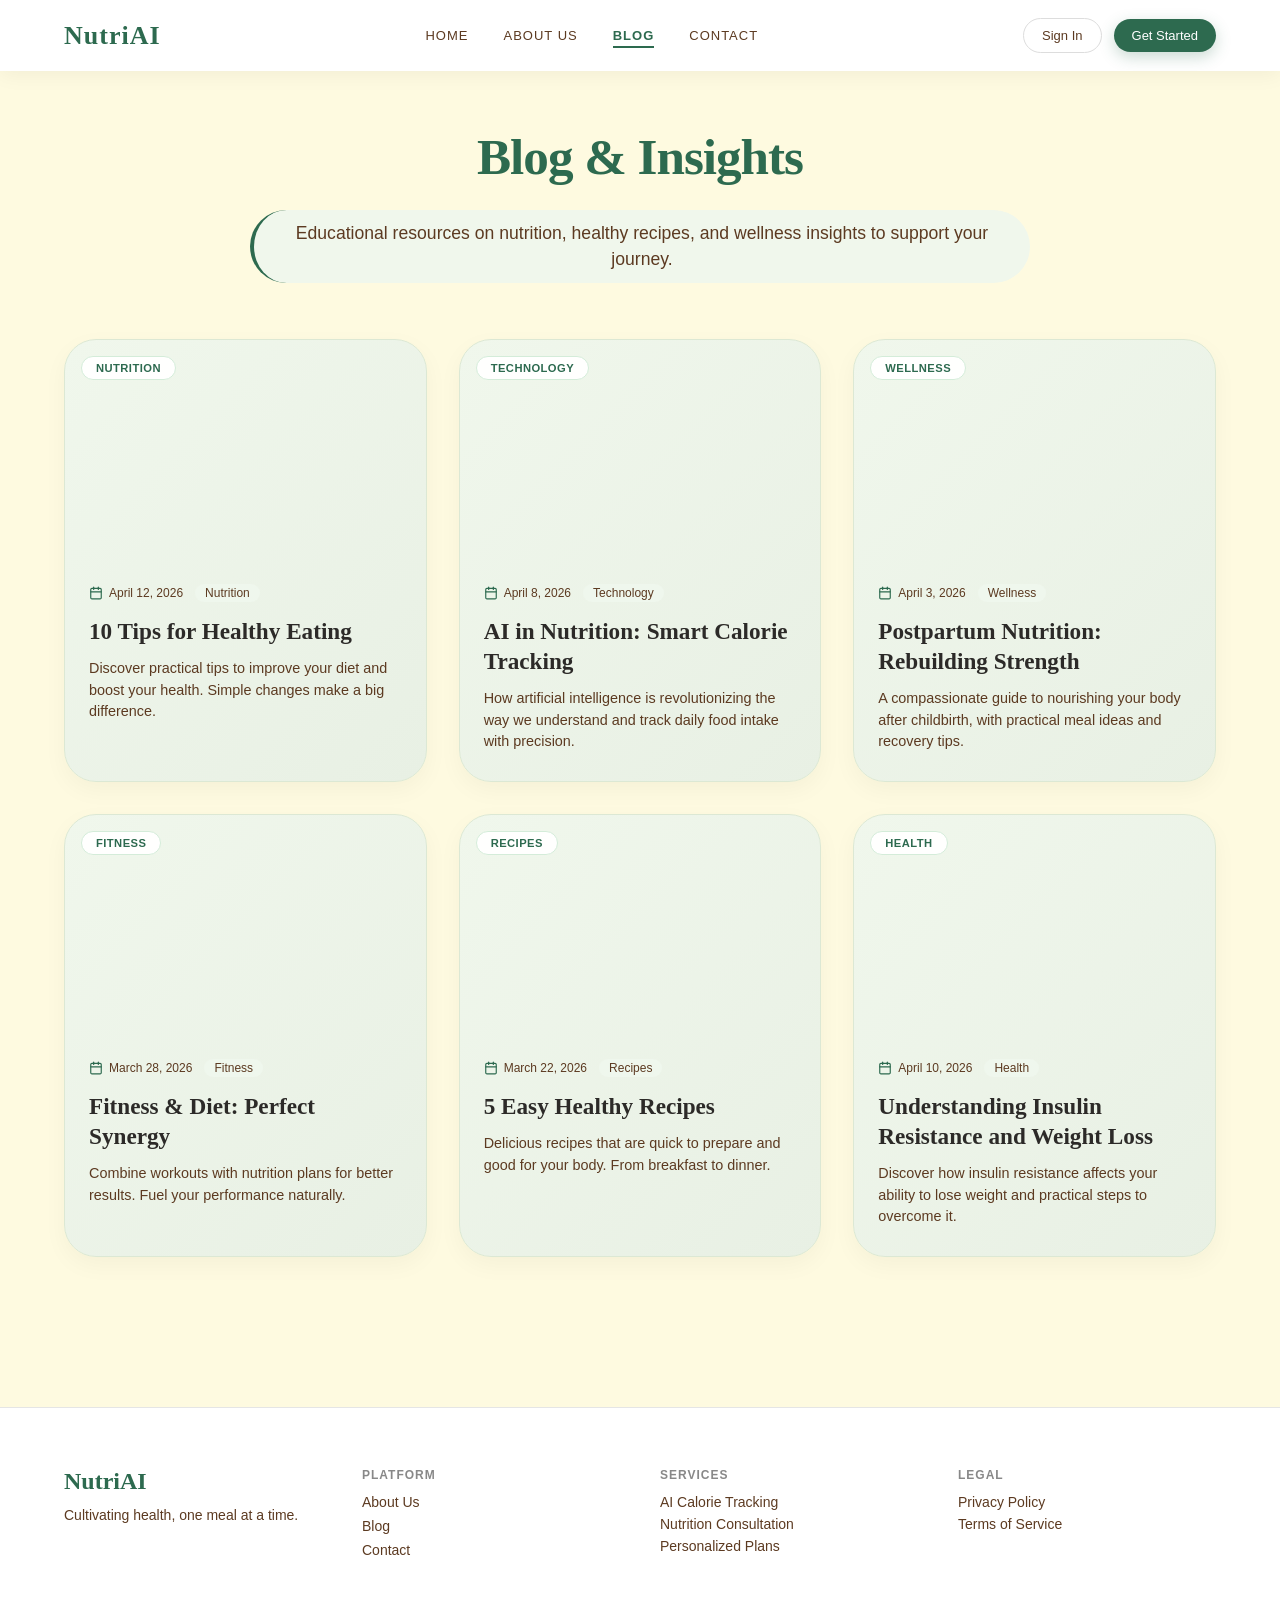
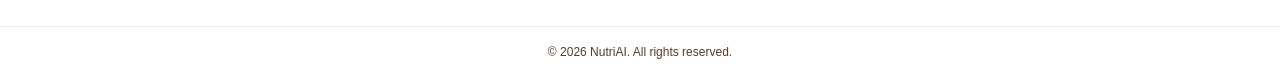
<file: blog.html>
<!DOCTYPE html>
<html lang="en">
<head>
  <meta charset="UTF-8" />
  <meta name="viewport" content="width=device-width, initial-scale=1.0, viewport-fit=cover" />
  <title>NutriAI | Blog & Insights</title>
  <link rel="stylesheet" href="blog.css" />
</head>
<body>

<!-- ====================== NAVBAR ====================== -->
<nav class="navbar">
  <div class="container">
    <a href="#" class="logo">NutriAI</a>
    <div class="links">
      <a href="index.html">Home</a>
      <a href="aboutus.html">About Us</a>
      <a href="blog.html" class="active">Blog</a>
      <a href="contactus.html">Contact</a>
    </div>
    <div class="buttons">
      <a href="login.html" class="btn">Sign In</a>
      <a href="register.html" class="btn btn-primary">Get Started</a>
    </div>
    <div class="menu-btn" onclick="toggleMenu()">☰</div>
  </div>
  <div id="mobileMenu" class="mobile-menu">
    <a href="index.html">Home</a>
    <a href="#">About Us</a>
    <a href="#" class="active">Blog</a>
    <a href="#">Contact</a>
    <div class="mobile-buttons">
      <a href="#" class="btn">Sign In</a>
      <a href="#" class="btn btn-primary">Get Started</a>
    </div>
  </div>
</nav>

<!-- ====================== BLOG SECTION ====================== -->
<main class="blog-main">
  <div class="blog-header">
    <h1>Blog & Insights</h1>
    <div class="subhead">
      Educational resources on nutrition, healthy recipes, and wellness insights to support your journey.
    </div>
  </div>
  <div class="blog-grid" id="blogGridContainer"></div>
</main>

<!-- ====================== FOOTER ====================== -->
<footer class="footer">
  <div class="footer-container">
    <div class="footer-col">
      <h3>NutriAI</h3>
      <p>Cultivating health, one meal at a time.</p>
    </div>
    <div class="footer-col">
      <h4>Platform</h4>
      <a href="aboutus.html">About Us</a>
      <a href="blog.html">Blog</a>
      <a href="contactus.html">Contact</a>
    </div>
    <div class="footer-col">
      <h4>Services</h4>
      <p>AI Calorie Tracking</p>
      <p>Nutrition Consultation</p>
      <p>Personalized Plans</p>
    </div>
    <div class="footer-col">
      <h4>Legal</h4>
      <p>Privacy Policy</p>
      <p>Terms of Service</p>
    </div>
  </div>
  <div class="footer-bottom">
    © <span id="year"></span> NutriAI. All rights reserved.
  </div>
</footer>

<script src="blog.js"></script>
</body>
</html>
</file>
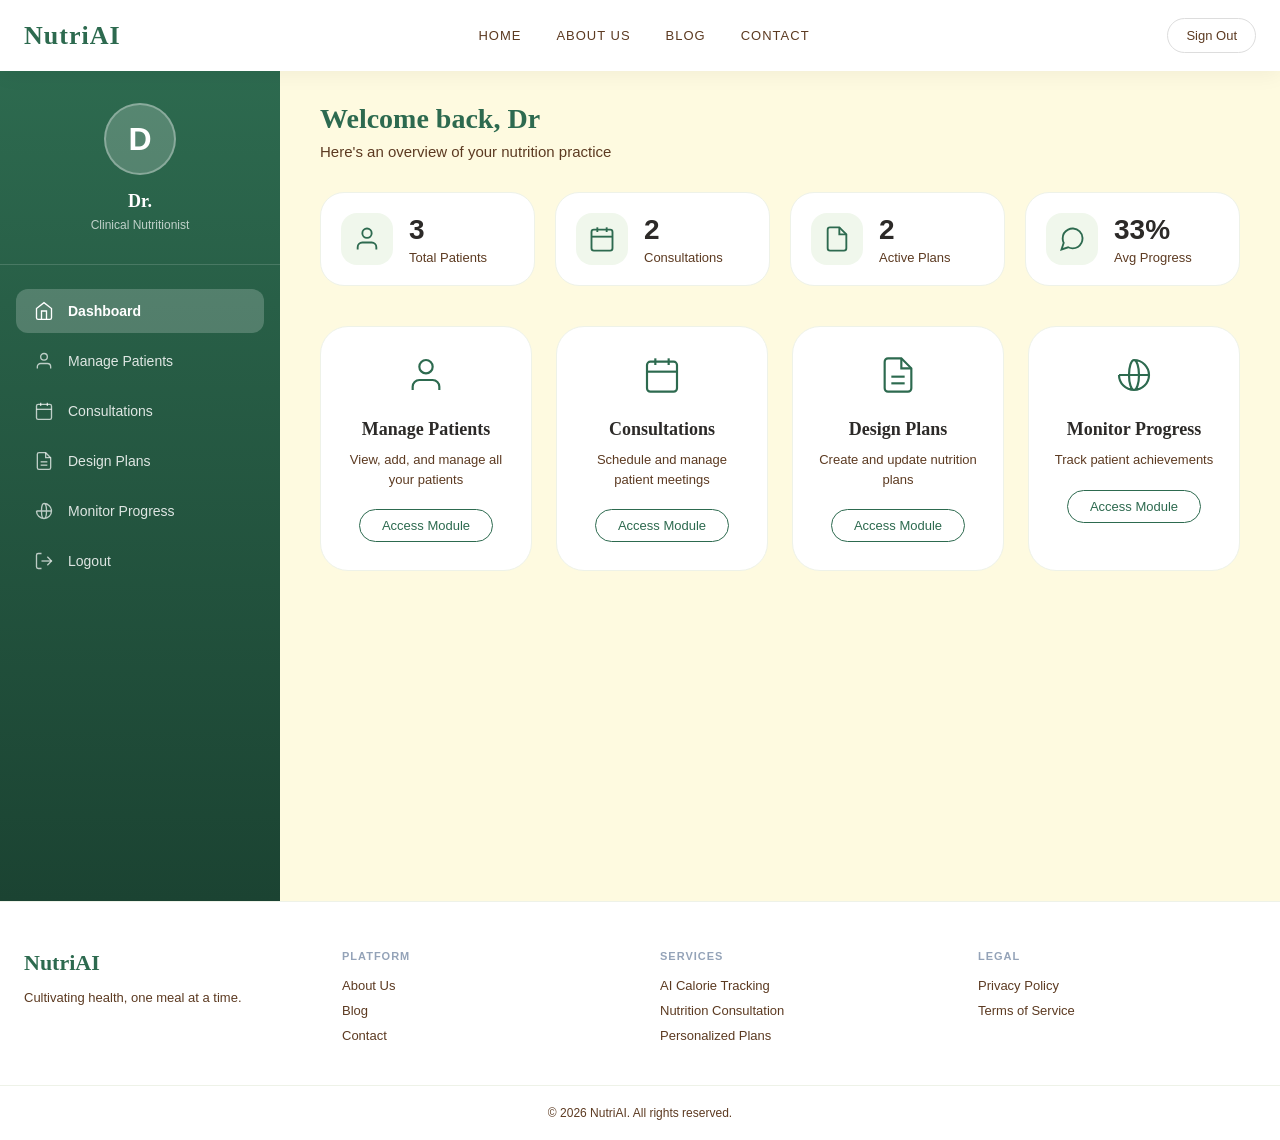
<file: nutritionist.html>
<!DOCTYPE html>
<html lang="en">
<head>
    <meta charset="UTF-8">
    <meta name="viewport" content="width=device-width, initial-scale=1.0">
    <title>Nutritionist Dashboard - NutriAI</title>
    <link rel="stylesheet" href="nutritionist.css">
</head>
<body>

<!-- ================= NAVBAR ================= -->
<nav class="navbar">
    <div class="container">
        <a href="#" class="logo">NutriAI</a>

        <div class="links">
            <a href="index.html">Home</a>
            <a href="#">About Us</a>
            <a href="blog.html">Blog</a>
            <a href="#">Contact</a>
        </div>

        <div class="buttons">
            <a href="#" class="btn" id="signOutBtn">Sign Out</a>
        </div>

        <div class="menu-btn" onclick="toggleMenu()">☰</div>
    </div>

    <div id="mobileMenu" class="mobile-menu">
        <a href="#">Home</a>
        <a href="#">About Us</a>
        <a href="#">Blog</a>
        <a href="#">Contact</a>
        <div class="mobile-buttons">
            <a href="#" class="btn" id="mobileSignOutBtn">Sign Out</a>
        </div>
    </div>
</nav>

<!-- ================= DASHBOARD CONTAINER ================= -->
<div class="dashboard-container">
    <!-- SIDEBAR -->
    <aside class="sidebar">
        <div class="sidebar-header">
            <div class="sidebar-avatar" id="userAvatar">D</div>
            <h3 id="userName">Dr.</h3>
            <p>Clinical Nutritionist</p>
        </div>
        <nav>
            <a href="#" class="active" data-page="dashboard">
                <svg width="20" height="20" viewBox="0 0 24 24" fill="none" stroke="currentColor" stroke-width="1.5">
                    <path d="M3 9l9-7 9 7v11a2 2 0 0 1-2 2H5a2 2 0 0 1-2-2z"></path>
                    <polyline points="9 22 9 12 15 12 15 22"></polyline>
                </svg>
                <span>Dashboard</span>
            </a>
            <a href="#" data-page="patients">
                <svg width="20" height="20" viewBox="0 0 24 24" fill="none" stroke="currentColor" stroke-width="1.5">
                    <path d="M20 21v-2a4 4 0 0 0-4-4H8a4 4 0 0 0-4 4v2"></path>
                    <circle cx="12" cy="7" r="4"></circle>
                </svg>
                <span>Manage Patients</span>
            </a>
            <a href="#" data-page="consultations">
                <svg width="20" height="20" viewBox="0 0 24 24" fill="none" stroke="currentColor" stroke-width="1.5">
                    <rect x="3" y="4" width="18" height="18" rx="2" ry="2"></rect>
                    <line x1="16" y1="2" x2="16" y2="6"></line>
                    <line x1="8" y1="2" x2="8" y2="6"></line>
                    <line x1="3" y1="10" x2="21" y2="10"></line>
                </svg>
                <span>Consultations</span>
            </a>
            <a href="#" data-page="plans">
                <svg width="20" height="20" viewBox="0 0 24 24" fill="none" stroke="currentColor" stroke-width="1.5">
                    <path d="M14 2H6a2 2 0 0 0-2 2v16a2 2 0 0 0 2 2h12a2 2 0 0 0 2-2V8z"></path>
                    <polyline points="14 2 14 8 20 8"></polyline>
                    <line x1="16" y1="13" x2="8" y2="13"></line>
                    <line x1="16" y1="17" x2="8" y2="17"></line>
                </svg>
                <span>Design Plans</span>
            </a>
            <a href="#" data-page="progress">
                <svg width="20" height="20" viewBox="0 0 24 24" fill="none" stroke="currentColor" stroke-width="1.5">
                    <path d="M21 12a9 9 0 0 1-9 9m9-9a9 9 0 0 0-9-9m9 9H3m9 9a9 9 0 0 1-9-9m9 9c1.66 0 3-4 3-9s-1.34-9-3-9m0 18c-1.66 0-3-4-3-9s1.34-9 3-9"></path>
                </svg>
                <span>Monitor Progress</span>
            </a>
            <a href="#" data-page="logout">
                <svg width="20" height="20" viewBox="0 0 24 24" fill="none" stroke="currentColor" stroke-width="1.5">
                    <path d="M9 21H5a2 2 0 0 1-2-2V5a2 2 0 0 1 2-2h4"></path>
                    <polyline points="16 17 21 12 16 7"></polyline>
                    <line x1="21" y1="12" x2="9" y2="12"></line>
                </svg>
                <span>Logout</span>
            </a>
        </nav>
    </aside>

    <!-- MAIN CONTENT -->
    <main class="main-content">
        <!-- Dashboard Home -->
        <div id="dashboard-page" class="page active-page">
            <div class="welcome-section">
                <h1 id="welcomeMessage">Welcome back, Dr</h1>
                <p>Here's an overview of your nutrition practice</p>
            </div>
            
            <!-- Stats Summary - Clickable -->
            <div class="stats-grid">
                <div class="stat-card" data-nav="patients">
                    <div class="stat-icon">
                        <svg width="28" height="28" viewBox="0 0 24 24" fill="none" stroke="#16a34a" stroke-width="1.5">
                            <path d="M20 21v-2a4 4 0 0 0-4-4H8a4 4 0 0 0-4 4v2"></path>
                            <circle cx="12" cy="7" r="4"></circle>
                        </svg>
                    </div>
                    <div class="stat-info">
                        <span class="stat-value" id="totalPatients">0</span>
                        <span class="stat-label">Total Patients</span>
                    </div>
                </div>
                <div class="stat-card" data-nav="consultations">
                    <div class="stat-icon">
                        <svg width="28" height="28" viewBox="0 0 24 24" fill="none" stroke="#16a34a" stroke-width="1.5">
                            <rect x="3" y="4" width="18" height="18" rx="2" ry="2"></rect>
                            <line x1="16" y1="2" x2="16" y2="6"></line>
                            <line x1="8" y1="2" x2="8" y2="6"></line>
                            <line x1="3" y1="10" x2="21" y2="10"></line>
                        </svg>
                    </div>
                    <div class="stat-info">
                        <span class="stat-value" id="totalConsultations">0</span>
                        <span class="stat-label">Consultations</span>
                    </div>
                </div>
                <div class="stat-card" data-nav="plans">
                    <div class="stat-icon">
                        <svg width="28" height="28" viewBox="0 0 24 24" fill="none" stroke="#16a34a" stroke-width="1.5">
                            <path d="M14 2H6a2 2 0 0 0-2 2v16a2 2 0 0 0 2 2h12a2 2 0 0 0 2-2V8z"></path>
                            <polyline points="14 2 14 8 20 8"></polyline>
                        </svg>
                    </div>
                    <div class="stat-info">
                        <span class="stat-value" id="totalPlans">0</span>
                        <span class="stat-label">Active Plans</span>
                    </div>
                </div>
                <div class="stat-card" data-nav="progress">
                    <div class="stat-icon">
                        <svg width="28" height="28" viewBox="0 0 24 24" fill="none" stroke="#16a34a" stroke-width="1.5">
                            <path d="M21 11.5a8.38 8.38 0 0 1-.9 3.8 8.5 8.5 0 0 1-7.6 4.7 8.38 8.38 0 0 1-3.8-.9L3 21l1.9-5.7a8.38 8.38 0 0 1-.9-3.8 8.5 8.5 0 0 1 4.7-7.6 8.38 8.38 0 0 1 3.8-.9h.5a8.48 8.48 0 0 1 8 8v.5z"></path>
                        </svg>
                    </div>
                    <div class="stat-info">
                        <span class="stat-value" id="completionRate">0</span>
                        <span class="stat-label">Avg Progress</span>
                    </div>
                </div>
            </div>

            <div class="dashboard-cards">
                <div class="card" data-page="patients">
                    <div class="card-icon">
                        <svg width="40" height="40" viewBox="0 0 24 24" fill="none" stroke="#16a34a" stroke-width="1.3">
                            <path d="M20 21v-2a4 4 0 0 0-4-4H8a4 4 0 0 0-4 4v2"></path>
                            <circle cx="12" cy="7" r="4"></circle>
                        </svg>
                    </div>
                    <h3>Manage Patients</h3>
                    <p>View, add, and manage all your patients</p>
                    <button class="card-btn">Access Module</button>
                </div>
                <div class="card" data-page="consultations">
                    <div class="card-icon">
                        <svg width="40" height="40" viewBox="0 0 24 24" fill="none" stroke="#16a34a" stroke-width="1.3">
                            <rect x="3" y="4" width="18" height="18" rx="2" ry="2"></rect>
                            <line x1="16" y1="2" x2="16" y2="6"></line>
                            <line x1="8" y1="2" x2="8" y2="6"></line>
                            <line x1="3" y1="10" x2="21" y2="10"></line>
                        </svg>
                    </div>
                    <h3>Consultations</h3>
                    <p>Schedule and manage patient meetings</p>
                    <button class="card-btn">Access Module</button>
                </div>
                <div class="card" data-page="plans">
                    <div class="card-icon">
                        <svg width="40" height="40" viewBox="0 0 24 24" fill="none" stroke="#16a34a" stroke-width="1.3">
                            <path d="M14 2H6a2 2 0 0 0-2 2v16a2 2 0 0 0 2 2h12a2 2 0 0 0 2-2V8z"></path>
                            <polyline points="14 2 14 8 20 8"></polyline>
                            <line x1="16" y1="13" x2="8" y2="13"></line>
                            <line x1="16" y1="17" x2="8" y2="17"></line>
                        </svg>
                    </div>
                    <h3>Design Plans</h3>
                    <p>Create and update nutrition plans</p>
                    <button class="card-btn">Access Module</button>
                </div>
                <div class="card" data-page="progress">
                    <div class="card-icon">
                        <svg width="40" height="40" viewBox="0 0 24 24" fill="none" stroke="#16a34a" stroke-width="1.3">
                            <path d="M21 12a9 9 0 0 1-9 9m9-9a9 9 0 0 0-9-9m9 9H3m9 9a9 9 0 0 1-9-9m9 9c1.66 0 3-4 3-9s-1.34-9-3-9m0 18c-1.66 0-3-4-3-9s1.34-9 3-9"></path>
                        </svg>
                    </div>
                    <h3>Monitor Progress</h3>
                    <p>Track patient achievements</p>
                    <button class="card-btn">Access Module</button>
                </div>
            </div>
        </div>

        <!-- Manage Patients Page -->
        <div id="patients-page" class="page">
            <div class="page-header">
                <div>
                    <h1>Manage Patients</h1>
                    <p class="page-description">View and manage your patient roster</p>
                </div>
                <button class="add-btn" id="addPatientBtn">+ Add New Patient</button>
            </div>
            <div class="search-bar">
                <input type="text" id="searchPatient" placeholder="Search patients by name..." class="search-input">
            </div>
            <div class="patients-list" id="patientsList"></div>
        </div>

        <!-- Consultations Page -->
        <div id="consultations-page" class="page">
            <div class="page-header">
                <div>
                    <h1>Consultations</h1>
                    <p class="page-description">Schedule and track patient appointments</p>
                </div>
                <button class="add-btn" id="addConsultationBtn">+ Schedule Consultation</button>
            </div>
            <div class="consultations-list" id="consultationsList"></div>
        </div>

        <!-- Design Plans Page -->
        <div id="plans-page" class="page">
            <div class="page-header">
                <div>
                    <h1>Design Nutrition Plans</h1>
                    <p class="page-description">Create personalized meal plans for your patients</p>
                </div>
                <button class="add-btn" id="addPlanBtn">+ Create New Plan</button>
            </div>
            <div class="plans-list" id="plansList"></div>
        </div>

        <!-- Monitor Progress Page -->
        <div id="progress-page" class="page">
            <div class="page-header">
                <div>
                    <h1>Monitor Patient Progress</h1>
                    <p class="page-description">Track patient achievements and compliance</p>
                </div>
            </div>
            <div class="progress-list" id="progressList"></div>
        </div>
    </main>
</div>

<!-- Modal for Add/Edit Forms -->
<div id="formModal" class="modal">
    <div class="modal-content">
        <span class="close">&times;</span>
        <div id="modal-form-container"></div>
    </div>
</div>

<!-- Update Progress Modal -->
<div id="progressModal" class="modal">
    <div class="modal-content">
        <span class="close-progress">&times;</span>
        <div id="progress-modal-container"></div>
    </div>
</div>

<!-- FOOTER -->
<footer class="footer">
    <div class="footer-container">
        <div class="footer-col">
            <h3>NutriAI</h3>
            <p>Cultivating health, one meal at a time.</p>
        </div>
        <div class="footer-col">
            <h4>Platform</h4>
            <a href="#">About Us</a>
            <a href="blog.html">Blog</a>
            <a href="#">Contact</a>
        </div>
        <div class="footer-col">
            <h4>Services</h4>
            <a href="#">AI Calorie Tracking</a>
            <a href="nutritionist.html">Nutrition Consultation</a>
            <a href="nutritionist.html">Personalized Plans</a>
        </div>
        <div class="footer-col">
            <h4>Legal</h4>
            <a href="#">Privacy Policy</a>
            <a href="#">Terms of Service</a>
        </div>
    </div>
    <div class="footer-bottom">
        © <span id="year"></span> NutriAI. All rights reserved.
    </div>
</footer>

<script src="nutritionist.js"></script>
</body>
</html>
</file>
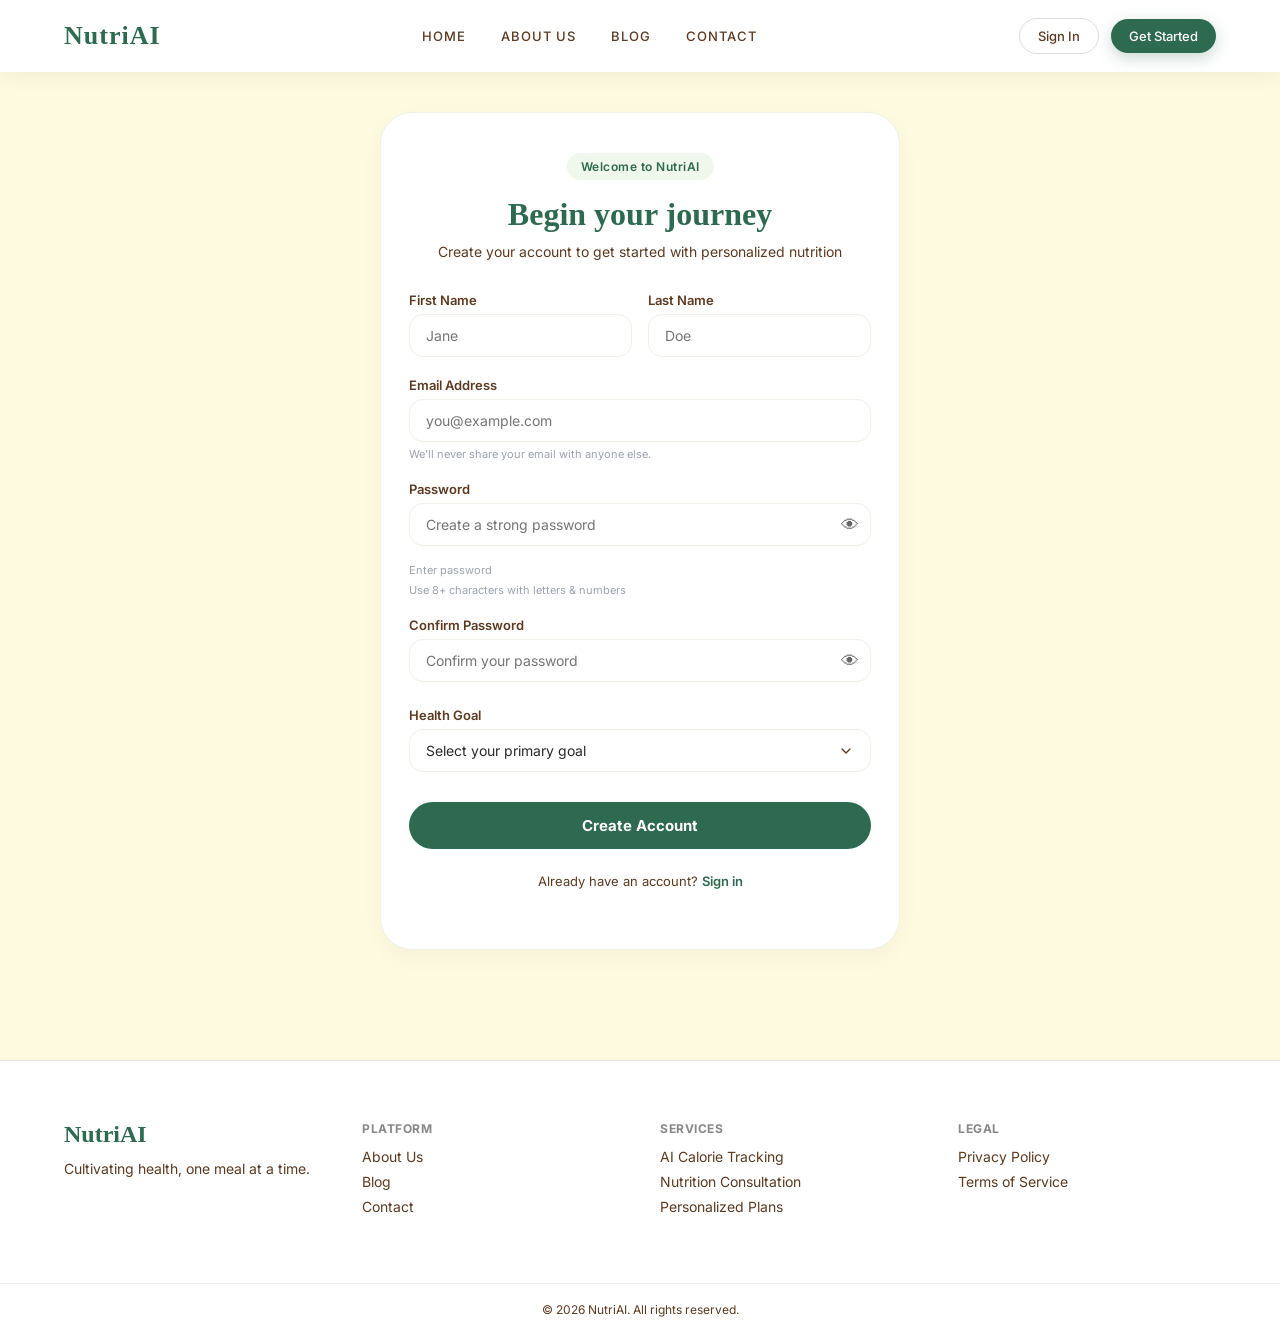
<file: register.html>
<!DOCTYPE html>
<html lang="en">
<head>
  <meta charset="UTF-8" />
  <meta name="viewport" content="width=device-width, initial-scale=1.0"/>
  <title>Register | NutriAI</title>
  <link rel="stylesheet" href="register.css" />
  <link href="https://fonts.googleapis.com/css2?family=Inter:opsz,wght@14..32,300;14..32,400;14..32,500;14..32,600;14..32,700&display=swap" rel="stylesheet">
</head>
<body>

<!-- ========== NAVBAR ========== -->
<nav class="navbar">
  <div class="nav-container">
    <a href="#" class="logo">NutriAI</a>
    <div class="links">
      <a href="index.html">Home</a>
      <a href="aboutus.html">About Us</a>
      <a href="blog.html">Blog</a>
      <a href="contactus.html">Contact</a>
    </div>
    <div class="buttons">
      <a href="login.html" class="btn-outline">Sign In</a>
      <a href="register.html" class="btn-primary-nav">Get Started</a>
    </div>
    <div class="menu-btn" onclick="toggleMenu()">☰</div>
  </div>
  <div id="mobileMenu" class="mobile-menu">
    <a href="#">Home</a>
    <a href="#">About Us</a>
    <a href="#">Blog</a>
    <a href="#">Contact</a>
    <div class="mobile-buttons">
      <a href="#" class="btn-outline">Sign In</a>
      <a href="#" class="btn-primary-nav">Get Started</a>
    </div>
  </div>
</nav>

<!-- ========== MAIN REGISTER SECTION ========== -->
<div class="container">
  <div class="register-header">
    <div class="badge">Welcome to NutriAI</div>
    <h1>Begin your journey</h1>
    <p>Create your account to get started with personalized nutrition</p>
  </div>

  <form onsubmit="return false" id="registerForm">
    <div class="row">
      <div class="input-group">
        <label>First Name</label>
        <input type="text" placeholder="Jane" id="firstName" />
      </div>
      <div class="input-group">
        <label>Last Name</label>
        <input type="text" placeholder="Doe" id="lastName" />
      </div>
    </div>

    <div class="input-group">
      <label>Email Address</label>
      <input type="email" placeholder="you@example.com" id="email" />
      <div class="input-hint">We'll never share your email with anyone else.</div>
    </div>

    <div class="input-group">
      <label>Password</label>
      <div class="password-box">
        <input id="password" type="password" placeholder="Create a strong password" />
        <button type="button" onclick="togglePassword()" class="toggle-pwd">👁</button>
      </div>
      <div class="password-strength">
        <div class="strength-bar" id="strengthBar"></div>
        <span class="strength-text" id="strengthText">Enter password</span>
      </div>
      <div class="input-hint">Use 8+ characters with letters & numbers</div>
    </div>

    <div class="input-group">
      <label>Confirm Password</label>
      <div class="password-box">
        <input id="confirmPassword" type="password" placeholder="Confirm your password" />
        <button type="button" onclick="toggleConfirmPassword()" class="toggle-pwd">👁</button>
      </div>
      <div class="match-message" id="matchMessage"></div>
    </div>

    <div class="input-group">
      <label>Health Goal</label>
      <select id="goal">
        <option value="" selected disabled>Select your primary goal</option>
        <option value="lose">Lose weight - Shed those extra pounds</option>
        <option value="maintain">Maintain weight - Stay healthy & balanced</option>
        <option value="gain">Gain weight - Build muscle & mass</option>
      </select>
    </div>

    <button type="submit" class="btn" id="submitBtn">
      <span class="btn-text">Create Account</span>
      <span class="btn-loader" style="display: none;"></span>
    </button>
  </form>

  <p class="bottom-text">
    Already have an account?
    <a href="login.html">Sign in</a>
  </p>
</div>

<!-- ========== FOOTER ========== -->
<footer class="footer">
  <div class="footer-container">
    <div class="footer-col">
      <h3>NutriAI</h3>
      <p>Cultivating health, one meal at a time.</p>
    </div>
    <div class="footer-col">
      <h4>Platform</h4>
      <a href="aboutus.html">About Us</a>
      <a href="blog.html">Blog</a>
      <a href="contactus.html">Contact</a>
    </div>
    <div class="footer-col">
      <h4>Services</h4>
      <p>AI Calorie Tracking</p>
      <p>Nutrition Consultation</p>
      <p>Personalized Plans</p>
    </div>
    <div class="footer-col">
      <h4>Legal</h4>
      <p>Privacy Policy</p>
      <p>Terms of Service</p>
    </div>
  </div>
  <div class="footer-bottom">
    © <span id="year"></span> NutriAI. All rights reserved.
  </div>
</footer>

<script src="register.js"></script>
</body>
</html>
</file>
<file: blog.css>
* {
  margin: 0;
  padding: 0;
  box-sizing: border-box;
}

body {
  font-family: 'Inter', sans-serif;
  background: #fefae0;
  color: #2c2a28;
  scroll-behavior: smooth;
  transition: background 0.3s, color 0.2s;
}

/* Import Google Fonts */
@import url('https://fonts.googleapis.com/css2?family=Inter:opsz,wght@14..32,300;14..32,400;14..32,500;14..32,600;14..32,700&display=swap');
@import url('https://fonts.googleapis.com/css2?family=Playfair+Display:wght@400;500;600;700;800&display=swap');

/* Dark mode styles */
body.dark-mode {
  background: #1a1a1a;
  color: #e0e0e0;
}

body.dark-mode .navbar,
body.dark-mode .footer {
  background: #2c2c2c;
  border-color: #444;
}

body.dark-mode .blog-card {
  background: linear-gradient(135deg, #2c3a2c 0%, #1e2a1e 100%);
  border-color: #3a4a3a;
}

body.dark-mode .blog-card .card-title {
  color: #e0e0e0;
}

body.dark-mode .blog-card .card-excerpt {
  color: #bbb;
}

body.dark-mode .blog-card:hover .card-title {
  color: #40916c;
}

body.dark-mode .blog-header .subhead {
  background: #3a3a3a;
  color: #ddd;
  border-left-color: #2d6a4f;
}

body.dark-mode .meta-info {
  color: #999;
}

body.dark-mode .footer-col p,
body.dark-mode .footer-col a,
body.dark-mode .footer-bottom {
  color: #bbb;
}

body.dark-mode .footer-col h4 {
  color: #999;
}

/* ---------- NAVBAR ---------- */
.navbar {
  background: white;
  box-shadow: 0 4px 20px rgba(0,0,0,0.05);
  position: sticky;
  top: 0;
  z-index: 1000;
  transition: background 0.3s;
}

.container {
  max-width: 1200px;
  margin: auto;
  padding: 18px 24px;
  display: flex;
  justify-content: space-between;
  align-items: center;
}

.logo {
  font-size: 26px;
  font-weight: 800;
  text-decoration: none;
  color: #2d6a4f;
  letter-spacing: 1px;
  font-family: 'Playfair Display', serif;
  transition: transform 0.2s;
}

.logo:hover {
  transform: scale(1.02);
}

.links {
  display: flex;
  gap: 35px;
  text-transform: uppercase;
  font-size: 13px;
  letter-spacing: 1px;
}

.links a {
  text-decoration: none;
  color: #5c3a21;
  position: relative;
  transition: color 0.2s, transform 0.2s;
  font-weight: 500;
  cursor: pointer;
}

.links a::after {
  content: "";
  position: absolute;
  left: 0;
  bottom: -5px;
  width: 0%;
  height: 2px;
  background: #2d6a4f;
  transition: 0.3s;
}

.links a:hover {
  color: #2d6a4f;
  transform: translateY(-1px);
}

.links a:hover::after {
  width: 100%;
}

.active {
  color: #2d6a4f;
}

.links a.active {
  color: #2d6a4f;
  font-weight: 700;
}

.links a.active::after {
  content: "";
  position: absolute;
  left: 0;
  bottom: -5px;
  width: 100%;
  height: 2px;
  background: #2d6a4f;
}

.buttons {
  display: flex;
  gap: 12px;
  align-items: center;
}

.btn {
  padding: 9px 18px;
  border-radius: 40px;
  font-size: 13px;
  text-decoration: none;
  border: 1px solid #ddd;
  color: #5c3a21;
  transition: all 0.3s cubic-bezier(0.2, 0.9, 0.4, 1.1);
  font-weight: 500;
  background: transparent;
  cursor: pointer;
}

.btn:hover {
  border-color: #2d6a4f;
  color: #2d6a4f;
  transform: translateY(-2px);
}

.btn-primary {
  background: #2d6a4f;
  color: white;
  border: none;
  box-shadow: 0 5px 15px rgba(45,106,79,0.25);
}

.btn-primary:hover {
  background: #40916c;
  color: white;
}

.dark-mode-btn {
  background: #f0f0f0;
  border: none;
  border-radius: 30px;
  padding: 8px 14px;
  cursor: pointer;
  font-size: 16px;
  transition: 0.2s;
}

.dark-mode-btn:hover {
  transform: scale(1.05);
  background: #e0e0e0;
}

.menu-btn {
  display: none;
  font-size: 28px;
  cursor: pointer;
  color: #2d6a4f;
}

.mobile-menu {
  display: none;
  flex-direction: column;
  padding: 20px 24px;
  gap: 15px;
  background: white;
  border-top: 1px solid #eef2ef;
}

.mobile-menu a {
  text-decoration: none;
  color: #5c3a21;
  text-transform: uppercase;
  font-size: 14px;
  font-weight: 500;
}

.mobile-buttons {
  display: flex;
  gap: 12px;
  margin-top: 8px;
  flex-wrap: wrap;
}

@media (max-width: 768px) {
  .links, .buttons {
    display: none;
  }
  .menu-btn {
    display: block;
  }
}

/* ---------- BLOG MAIN SECTION ---------- */
.blog-main {
  max-width: 1200px;
  margin: 0 auto;
  padding: 56px 24px 80px 24px;
}

.blog-header {
  margin-bottom: 56px;
  text-align: center;
  max-width: 780px;
  margin-left: auto;
  margin-right: auto;
}

.blog-header h1 {
  font-size: 3.2rem;
  font-weight: 700;
  letter-spacing: -0.02em;
  font-family: 'Playfair Display', serif;
  color: #2d6a4f;
  margin-bottom: 16px;
}

.blog-header .subhead {
  font-size: 1.1rem;
  color: #5c3a21;
  line-height: 1.5;
  border-left: 4px solid #2d6a4f;
  padding-left: 20px;
  margin-top: 8px;
  background: #f0f7ec;
  display: inline-block;
  padding: 10px 24px;
  border-radius: 60px;
  font-family: 'Inter', sans-serif;
}

.blog-grid {
  display: grid;
  grid-template-columns: repeat(auto-fill, minmax(340px, 1fr));
  gap: 32px;
  margin-top: 16px;
}

/* BLOG CARD STYLES - ALL SOFT GREEN */
.blog-card {
  background: linear-gradient(135deg, #f0f7ec 0%, #e8f0e4 100%);
  border-radius: 32px;
  overflow: hidden;
  box-shadow: 0 8px 24px rgba(0,0,0,0.04);
  border: 1px solid #dce8d4;
  display: flex;
  flex-direction: column;
  animation: fadeUp 0.5s ease-out forwards;
  opacity: 0;
  cursor: pointer;
  transition: all 0.4s cubic-bezier(0.2, 0.95, 0.4, 1.1);
}

/* HOVER EFFECT - all cards get brighter green */
.blog-card:hover {
  transform: translateY(-12px);
  box-shadow: 0 30px 40px -18px rgba(45,106,79,0.25);
  border-color: #2d6a4f;
  background: linear-gradient(135deg, #e8f4e0 0%, #dcecd4 100%);
}

/* Image zoom effect on hover */
.blog-card:hover .card-img {
  transform: scale(1.05);
}

/* Title color change on hover */
.blog-card:hover .card-title {
  color: #2d6a4f;
}

/* Category badge styling */
.img-category {
  position: absolute;
  top: 16px;
  left: 16px;
  background: rgba(255, 255, 255, 0.95);
  backdrop-filter: blur(4px);
  padding: 5px 14px;
  border-radius: 40px;
  font-size: 0.7rem;
  font-weight: 700;
  text-transform: uppercase;
  letter-spacing: 0.04em;
  color: #2d6a4f;
  border: 1px solid #d4ecd9;
  transition: all 0.3s ease;
  z-index: 2;
}

.blog-card:hover .img-category {
  background: #2d6a4f;
  color: white;
  border-color: #2d6a4f;
}

/* Animation delays for each card */
.blog-card:nth-child(1) { animation-delay: 0.05s; }
.blog-card:nth-child(2) { animation-delay: 0.1s; }
.blog-card:nth-child(3) { animation-delay: 0.15s; }
.blog-card:nth-child(4) { animation-delay: 0.2s; }
.blog-card:nth-child(5) { animation-delay: 0.25s; }
.blog-card:nth-child(6) { animation-delay: 0.3s; }

@keyframes fadeUp {
  0% { opacity: 0; transform: translateY(20px); }
  100% { opacity: 1; transform: translateY(0); }
}

.card-img {
  height: 220px;
  background-size: cover;
  background-position: center;
  background-repeat: no-repeat;
  position: relative;
  transition: transform 0.5s ease-out;
}

.card-content {
  padding: 24px 24px 28px 24px;
  flex: 1;
}

.meta-info {
  display: flex;
  align-items: center;
  gap: 12px;
  margin-bottom: 14px;
  font-size: 0.75rem;
  color: #5c3a21;
  font-weight: 500;
}

.meta-date {
  display: flex;
  align-items: center;
  gap: 6px;
}

.meta-date svg {
  width: 14px;
  height: 14px;
  stroke: #2d6a4f;
  stroke-width: 2;
  fill: none;
  transition: stroke 0.3s ease;
}

.blog-card:hover .meta-date svg {
  stroke: #40916c;
}

.card-title {
  font-size: 1.45rem;
  font-weight: 700;
  line-height: 1.3;
  margin-bottom: 12px;
  color: #2c2a28;
  transition: color 0.3s ease;
  font-family: 'Playfair Display', serif;
}

.card-excerpt {
  font-size: 0.9rem;
  line-height: 1.5;
  color: #5c3a21;
  margin-bottom: 0;
  transition: color 0.3s ease;
  font-family: 'Inter', sans-serif;
}

.blog-card:hover .card-excerpt {
  color: #2c2a28;
}

/* ---------- FOOTER ---------- */
.footer {
  margin-top: 70px;
  background: white;
  border-top: 1px solid #e5e5e5;
}

.footer-container {
  max-width: 1200px;
  margin: auto;
  padding: 60px 24px;
  display: grid;
  grid-template-columns: repeat(4, 1fr);
  gap: 40px;
}

.footer-col h3 {
  color: #2d6a4f;
  font-size: 24px;
  margin-bottom: 12px;
  font-family: 'Playfair Display', serif;
}

.footer-col p {
  color: #5c3a21;
  font-size: 14px;
  margin: 6px 0;
  font-family: 'Inter', sans-serif;
}

.footer-col h4 {
  font-size: 12px;
  text-transform: uppercase;
  color: #888;
  margin-bottom: 12px;
  letter-spacing: 1px;
  font-family: 'Inter', sans-serif;
}

.footer-col a {
  display: block;
  text-decoration: none;
  color: #5c3a21;
  margin-bottom: 8px;
  transition: 0.2s;
  font-size: 14px;
  font-family: 'Inter', sans-serif;
}

.footer-col a:hover {
  color: #2d6a4f;
  transform: translateX(6px);
}

.footer-bottom {
  text-align: center;
  padding: 18px;
  border-top: 1px solid #eee;
  font-size: 12px;
  color: #5c3a21;
  font-family: 'Inter', sans-serif;
}

@media (max-width: 768px) {
  .footer-container {
    grid-template-columns: 1fr;
    text-align: center;
  }
  .blog-header h1 {
    font-size: 2.3rem;
  }
  .blog-grid {
    grid-template-columns: 1fr;
    gap: 28px;
  }
  
  .blog-card:hover {
    transform: translateY(-6px);
  }
  
  .footer-col a:hover {
    transform: translateX(0);
    padding-left: 0;
  }
}
</file>
<file: nutritionist.css>
/* ========== GENERAL ========== */
* {
    margin: 0;
    padding: 0;
    box-sizing: border-box;
}

body {
    font-family: 'Inter', -apple-system, BlinkMacSystemFont, 'Segoe UI', Roboto, 'Helvetica Neue', Arial, sans-serif;
    background: #fefae0;
    color: #2c2a28;
    min-height: 100vh;
    display: flex;
    flex-direction: column;
    transition: background 0.3s, color 0.2s;
}

/* Import Google Fonts */
@import url('https://fonts.googleapis.com/css2?family=Inter:opsz,wght@14..32,300;14..32,400;14..32,500;14..32,600;14..32,700&display=swap');
@import url('https://fonts.googleapis.com/css2?family=Playfair+Display:wght@400;500;600;700;800&display=swap');

/* Dark mode styles */
body.dark-mode {
    background: #1a1a1a;
    color: #e0e0e0;
}

body.dark-mode .navbar,
body.dark-mode .sidebar,
body.dark-mode .stat-card,
body.dark-mode .card,
body.dark-mode .patient-item,
body.dark-mode .consultation-item,
body.dark-mode .plan-item,
body.dark-mode .progress-item,
body.dark-mode .modal-content,
body.dark-mode .footer {
    background: #2c2c2c;
    border-color: #444;
}

body.dark-mode .sidebar {
    background: linear-gradient(180deg, #2c2c2c 0%, #222 100%);
    border-right-color: #444;
}

body.dark-mode .sidebar-header {
    border-bottom-color: #444;
}

body.dark-mode .sidebar-header h3 {
    color: #e0e0e0;
}

body.dark-mode .sidebar-header p {
    color: #bbb;
}

body.dark-mode .sidebar nav a {
    color: #bbb;
}

body.dark-mode .sidebar nav a:hover {
    background: #3a6b4f;
    color: white;
}

body.dark-mode .sidebar nav a.active {
    background: #3a6b4f;
    color: white;
}

body.dark-mode .stat-card .stat-value,
body.dark-mode .card h3,
body.dark-mode .page-header h1,
body.dark-mode .welcome-section h1,
body.dark-mode .patient-info h3 {
    color: #e0e0e0;
}

body.dark-mode .stat-card .stat-label,
body.dark-mode .card p,
body.dark-mode .page-description,
body.dark-mode .welcome-section p,
body.dark-mode .patient-info p {
    color: #bbb;
}

body.dark-mode .stat-icon {
    background: #3a3a3a;
}

body.dark-mode .search-input,
body.dark-mode .form-group input,
body.dark-mode .form-group select,
body.dark-mode .form-group textarea {
    background: #3a3a3a;
    border-color: #555;
    color: #e0e0e0;
}

body.dark-mode .search-input:focus,
body.dark-mode .form-group input:focus,
body.dark-mode .form-group select:focus,
body.dark-mode .form-group textarea:focus {
    border-color: #2d6a4f;
}

body.dark-mode .progress-bar-container {
    background: #444;
}

body.dark-mode .footer-col p,
body.dark-mode .footer-col a,
body.dark-mode .footer-bottom {
    color: #bbb;
}

body.dark-mode .footer-col h4 {
    color: #999;
}

/* ========== NAVBAR ========== */
.navbar {
    background: white;
    box-shadow: 0 4px 20px rgba(0,0,0,0.05);
    position: sticky;
    top: 0;
    z-index: 1000;
    transition: background 0.3s;
}

.container {
    max-width: 1280px;
    margin: auto;
    padding: 18px 24px;
    display: flex;
    justify-content: space-between;
    align-items: center;
}

.logo {
    font-size: 26px;
    font-weight: 800;
    text-decoration: none;
    color: #2d6a4f;
    letter-spacing: 1px;
    font-family: 'Playfair Display', serif;
    transition: transform 0.2s;
}

.logo:hover {
    transform: scale(1.02);
}

.links {
    display: flex;
    gap: 35px;
    text-transform: uppercase;
    font-size: 13px;
    letter-spacing: 1px;
}

.links a {
    text-decoration: none;
    color: #5c3a21;
    position: relative;
    transition: color 0.2s, transform 0.2s;
    font-weight: 500;
    cursor: pointer;
}

.links a::after {
    content: "";
    position: absolute;
    left: 0;
    bottom: -5px;
    width: 0%;
    height: 2px;
    background: #2d6a4f;
    transition: 0.3s;
}

.links a:hover {
    color: #2d6a4f;
    transform: translateY(-1px);
}

.links a:hover::after {
    width: 100%;
}

.links a.active {
    color: #2d6a4f;
}

.links a.active::after {
    width: 100%;
}

.buttons {
    display: flex;
    gap: 12px;
    align-items: center;
}

.btn {
    padding: 9px 18px;
    border-radius: 40px;
    font-size: 13px;
    text-decoration: none;
    border: 1px solid #ddd;
    color: #5c3a21;
    transition: all 0.3s cubic-bezier(0.2, 0.9, 0.4, 1.1);
    font-weight: 500;
    background: transparent;
    cursor: pointer;
}

.btn:hover {
    border-color: #2d6a4f;
    color: #2d6a4f;
    transform: translateY(-2px);
}

.btn-primary-nav {
    background: #2d6a4f;
    color: white;
    border: none;
    box-shadow: 0 5px 15px rgba(45,106,79,0.25);
    padding: 9px 18px;
    border-radius: 40px;
    font-size: 13px;
    text-decoration: none;
    font-weight: 500;
    transition: all 0.3s cubic-bezier(0.2, 0.9, 0.4, 1.1);
}

.btn-primary-nav:hover {
    background: #40916c;
    transform: translateY(-2px);
}

.dark-mode-btn {
    background: #f0f0f0;
    border: none;
    border-radius: 30px;
    padding: 8px 14px;
    cursor: pointer;
    font-size: 16px;
    transition: 0.2s;
}

.dark-mode-btn:hover {
    transform: scale(1.05);
    background: #e0e0e0;
}

.menu-btn {
    display: none;
    font-size: 28px;
    cursor: pointer;
    color: #2d6a4f;
}

.mobile-menu {
    display: none;
    flex-direction: column;
    padding: 20px 24px;
    gap: 15px;
    background: white;
    border-top: 1px solid #eef2ef;
}

.mobile-menu a {
    text-decoration: none;
    color: #5c3a21;
    text-transform: uppercase;
    font-size: 14px;
    font-weight: 500;
}

.mobile-buttons {
    display: flex;
    gap: 12px;
    margin-top: 8px;
    flex-wrap: wrap;
}

@media (max-width: 768px) {
    .links, .buttons {
        display: none;
    }
    .menu-btn {
        display: block;
    }
}

/* ========== DASHBOARD CONTAINER ========== */
.dashboard-container {
    display: flex;
    min-height: calc(100vh - 70px);
    flex: 1;
}

/* ========== SIDEBAR - GREEN GRADIENT MATCHING HOMEPAGE ========== */
.sidebar {
    width: 280px;
    background: linear-gradient(180deg, #2d6a4f 0%, #1b4332 100%);
    flex-shrink: 0;
    display: flex;
    flex-direction: column;
    box-shadow: 4px 0 20px rgba(0,0,0,0.08);
    transition: background 0.3s;
}

/* Custom scrollbar for sidebar */
.sidebar::-webkit-scrollbar {
    width: 6px;
}

.sidebar::-webkit-scrollbar-track {
    background: rgba(255,255,255,0.1);
    border-radius: 10px;
}

.sidebar::-webkit-scrollbar-thumb {
    background: rgba(255,255,255,0.3);
    border-radius: 10px;
}

.sidebar::-webkit-scrollbar-thumb:hover {
    background: rgba(255,255,255,0.5);
}

.sidebar-header {
    padding: 32px 24px;
    border-bottom: 1px solid rgba(255,255,255,0.15);
    text-align: center;
}

.sidebar-avatar {
    width: 72px;
    height: 72px;
    background: rgba(255,255,255,0.2);
    border-radius: 50%;
    display: flex;
    align-items: center;
    justify-content: center;
    font-size: 32px;
    font-weight: 700;
    color: white;
    margin: 0 auto 16px;
    border: 2px solid rgba(255,255,255,0.3);
    transition: transform 0.3s;
}

.sidebar-avatar:hover {
    transform: scale(1.05);
}

.sidebar-header h3 {
    font-size: 18px;
    font-weight: 600;
    color: white;
    margin-bottom: 6px;
    font-family: 'Playfair Display', serif;
}

.sidebar-header p {
    font-size: 12px;
    color: rgba(255,255,255,0.7);
}

.sidebar nav {
    flex: 1;
    padding: 24px 16px;
}

.sidebar nav a {
    display: flex;
    align-items: center;
    gap: 14px;
    padding: 12px 18px;
    text-decoration: none;
    color: rgba(255,255,255,0.85);
    margin-bottom: 6px;
    border-radius: 12px;
    transition: all 0.3s cubic-bezier(0.2, 0.95, 0.4, 1.1);
    font-weight: 500;
    font-size: 14px;
}

.sidebar nav a svg {
    flex-shrink: 0;
    stroke: rgba(255,255,255,0.7);
    stroke-width: 1.6;
}

.sidebar nav a:hover {
    background: rgba(255,255,255,0.12);
    color: white;
    transform: translateX(4px);
}

.sidebar nav a:hover svg {
    stroke: white;
}

.sidebar nav a.active {
    background: rgba(255,255,255,0.2);
    color: white;
    font-weight: 600;
}

.sidebar nav a.active svg {
    stroke: white;
}

/* ========== MAIN CONTENT ========== */
.main-content {
    flex: 1;
    padding: 32px 40px;
    overflow-y: auto;
    background: #fefae0;
    transition: background 0.3s;
}

/* ========== WELCOME SECTION ========== */
.welcome-section {
    margin-bottom: 32px;
}

.welcome-section h1 {
    font-size: 28px;
    font-weight: 600;
    color: #2d6a4f;
    margin-bottom: 8px;
    font-family: 'Playfair Display', serif;
}

.welcome-section p {
    color: #5c3a21;
    font-size: 15px;
}

/* ========== STATS GRID ========== */
.stats-grid {
    display: grid;
    grid-template-columns: repeat(4, 1fr);
    gap: 20px;
    margin-bottom: 40px;
}

.stat-card {
    background: white;
    border-radius: 24px;
    padding: 20px;
    display: flex;
    align-items: center;
    gap: 16px;
    border: 1px solid #eef2e8;
    transition: all 0.4s cubic-bezier(0.2, 0.95, 0.4, 1.1);
    cursor: pointer;
}

.stat-card:hover {
    transform: translateY(-8px);
    box-shadow: 0 20px 30px -12px rgba(45,106,79,0.25);
    border-color: #2d6a4f;
}

.stat-icon {
    width: 52px;
    height: 52px;
    background: #f0f7ec;
    border-radius: 16px;
    display: flex;
    align-items: center;
    justify-content: center;
}

.stat-icon svg {
    stroke: #2d6a4f;
    stroke-width: 1.6;
}

.stat-info {
    display: flex;
    flex-direction: column;
}

.stat-value {
    font-size: 28px;
    font-weight: 700;
    color: #2c2a28;
}

.stat-label {
    font-size: 13px;
    color: #5c3a21;
    margin-top: 4px;
}

@media (max-width: 1024px) {
    .stats-grid {
        grid-template-columns: repeat(2, 1fr);
    }
}

@media (max-width: 640px) {
    .stats-grid {
        grid-template-columns: 1fr;
    }
}

/* ========== PAGES ========== */
.page {
    display: none;
    animation: fadeIn 0.3s ease;
}

@keyframes fadeIn {
    from { opacity: 0; transform: translateY(12px); }
    to { opacity: 1; transform: translateY(0); }
}

.page.active-page {
    display: block;
}

.page-header {
    display: flex;
    justify-content: space-between;
    align-items: flex-start;
    margin-bottom: 28px;
    flex-wrap: wrap;
    gap: 16px;
}

.page-header h1 {
    font-size: 26px;
    font-weight: 600;
    color: #2d6a4f;
    margin-bottom: 6px;
    font-family: 'Playfair Display', serif;
}

.page-description {
    color: #5c3a21;
    font-size: 14px;
}

.add-btn {
    padding: 10px 24px;
    background: #2d6a4f;
    color: white;
    border: none;
    border-radius: 40px;
    cursor: pointer;
    font-size: 14px;
    font-weight: 500;
    transition: all 0.3s cubic-bezier(0.2, 0.9, 0.4, 1.1);
    font-family: inherit;
}

.add-btn:hover {
    background: #40916c;
    transform: translateY(-3px);
    box-shadow: 0 8px 16px -8px rgba(45,106,79,0.4);
}

/* ========== DASHBOARD CARDS ========== */
.dashboard-cards {
    display: grid;
    grid-template-columns: repeat(4, 1fr);
    gap: 24px;
}

.card {
    background: white;
    padding: 28px 20px;
    border-radius: 28px;
    border: 1px solid #eef2e8;
    text-align: center;
    transition: all 0.4s cubic-bezier(0.2, 0.95, 0.4, 1.1);
    cursor: pointer;
}

.card:hover {
    transform: translateY(-10px);
    border-color: #2d6a4f;
    box-shadow: 0 25px 35px -15px rgba(45,106,79,0.25);
}

.card-icon {
    margin-bottom: 20px;
}

.card-icon svg {
    transition: transform 0.3s ease;
    stroke: #2d6a4f;
}

.card:hover .card-icon svg {
    transform: scale(1.08);
}

.card h3 {
    color: #2c2a28;
    margin-bottom: 10px;
    font-size: 18px;
    font-weight: 600;
    font-family: 'Playfair Display', serif;
}

.card p {
    color: #5c3a21;
    font-size: 13px;
    margin-bottom: 20px;
    line-height: 1.5;
}

.card-btn {
    padding: 8px 22px;
    background: transparent;
    color: #2d6a4f;
    border: 1px solid #2d6a4f;
    border-radius: 40px;
    cursor: pointer;
    transition: all 0.3s ease;
    font-weight: 500;
    font-family: inherit;
    font-size: 13px;
}

.card-btn:hover {
    background: #2d6a4f;
    color: white;
    transform: translateY(-2px);
}

@media (max-width: 1100px) {
    .dashboard-cards {
        grid-template-columns: repeat(2, 1fr);
    }
}

@media (max-width: 640px) {
    .dashboard-cards {
        grid-template-columns: 1fr;
    }
    .main-content {
        padding: 24px 20px;
    }
}

/* ========== SEARCH BAR ========== */
.search-bar {
    margin-bottom: 24px;
}

.search-input {
    width: 100%;
    max-width: 360px;
    padding: 10px 18px;
    border: 1.5px solid #eef2e8;
    border-radius: 40px;
    font-size: 14px;
    transition: all 0.2s ease;
    font-family: inherit;
    background: white;
}

.search-input:focus {
    outline: none;
    border-color: #2d6a4f;
    box-shadow: 0 0 0 3px rgba(45,106,79,0.1);
}

/* ========== LISTS ========== */
.patients-list, .consultations-list, .plans-list, .progress-list {
    display: flex;
    flex-direction: column;
    gap: 14px;
}

.patient-item, .consultation-item, .plan-item, .progress-item {
    background: white;
    padding: 20px 24px;
    border-radius: 20px;
    border: 1px solid #eef2e8;
    display: flex;
    justify-content: space-between;
    align-items: center;
    flex-wrap: wrap;
    gap: 16px;
    transition: all 0.4s cubic-bezier(0.2, 0.95, 0.4, 1.1);
}

.patient-item:hover, .consultation-item:hover, .plan-item:hover, .progress-item:hover {
    transform: translateY(-4px);
    box-shadow: 0 12px 20px -12px rgba(45,106,79,0.15);
    border-color: #2d6a4f;
}

.patient-info h3, .consultation-info h3, .plan-info h3 {
    color: #2c2a28;
    margin-bottom: 6px;
    font-size: 16px;
    font-weight: 600;
}

.patient-info p, .consultation-info p, .plan-info p {
    color: #5c3a21;
    font-size: 13px;
    margin: 3px 0;
}

/* ========== BUTTON STYLES ========== */
.item-actions {
    display: flex;
    gap: 10px;
}

.edit-btn, .delete-btn, .view-btn, .update-progress-btn {
    padding: 6px 18px;
    border: none;
    border-radius: 40px;
    cursor: pointer;
    font-size: 12px;
    font-weight: 500;
    transition: all 0.3s cubic-bezier(0.2, 0.9, 0.4, 1.1);
    font-family: inherit;
}

.edit-btn {
    background: #f0f7ec;
    color: #2d6a4f;
}

.edit-btn:hover {
    background: #e0e8dc;
    transform: translateY(-2px);
    box-shadow: 0 4px 8px -4px rgba(45,106,79,0.3);
}

.delete-btn {
    background: #fef2f2;
    color: #dc2626;
}

.delete-btn:hover {
    background: #fee2e2;
    transform: translateY(-2px);
    box-shadow: 0 4px 8px -4px rgba(220, 38, 38, 0.3);
}

.view-btn {
    background: #f0f7ec;
    color: #2d6a4f;
}

.view-btn:hover {
    background: #e0e8dc;
    transform: translateY(-2px);
    box-shadow: 0 4px 8px -4px rgba(45,106,79,0.3);
}

.update-progress-btn {
    background: #fef3c7;
    color: #d97706;
}

.update-progress-btn:hover {
    background: #fde68a;
    transform: translateY(-2px);
    box-shadow: 0 4px 8px -4px rgba(217, 119, 6, 0.3);
}

/* ========== PROGRESS STYLES ========== */
.progress-stats {
    display: flex;
    gap: 20px;
    align-items: center;
    flex-wrap: wrap;
}

.progress-details {
    display: flex;
    flex-direction: column;
    gap: 8px;
    min-width: 200px;
}

.progress-bar-container {
    width: 200px;
    height: 8px;
    background: #eef2e8;
    border-radius: 10px;
    overflow: hidden;
}

.progress-bar-fill {
    height: 100%;
    background: #2d6a4f;
    transition: width 0.4s ease;
    border-radius: 10px;
}

.progress-text {
    font-size: 12px;
    color: #5c3a21;
}

.goal-progress-text {
    font-size: 12px;
    font-weight: 500;
    color: #2d6a4f;
}

/* ========== MODAL ========== */
.modal {
    display: none;
    position: fixed;
    z-index: 2000;
    left: 0;
    top: 0;
    width: 100%;
    height: 100%;
    background: rgba(0,0,0,0.4);
    backdrop-filter: blur(2px);
    overflow-y: auto;
}

.modal-content {
    background: white;
    margin: 3% auto;
    padding: 28px;
    width: 90%;
    max-width: 500px;
    border-radius: 28px;
    position: relative;
    box-shadow: 0 20px 40px -12px rgba(0,0,0,0.2);
    animation: modalSlideIn 0.25s ease;
    max-height: 90vh;
    overflow-y: auto;
}

@keyframes modalSlideIn {
    from {
        opacity: 0;
        transform: translateY(-20px);
    }
    to {
        opacity: 1;
        transform: translateY(0);
    }
}

.close, .close-progress {
    position: sticky;
    float: right;
    right: 0;
    top: -10px;
    font-size: 26px;
    cursor: pointer;
    color: #94a3b8;
    transition: color 0.2s ease;
    z-index: 10;
    background: white;
    padding: 0 0 10px 10px;
}

.close:hover, .close-progress:hover {
    color: #2d6a4f;
}

.form-group {
    margin-bottom: 18px;
}

.form-group label {
    display: block;
    margin-bottom: 6px;
    font-weight: 600;
    color: #5c3a21;
    font-size: 13px;
}

.form-group input, .form-group select, .form-group textarea {
    width: 100%;
    padding: 10px 14px;
    border: 1.5px solid #eef2e8;
    border-radius: 14px;
    font-size: 14px;
    transition: all 0.2s ease;
    font-family: inherit;
    background: white;
}

.form-group input:focus, .form-group select:focus, .form-group textarea:focus {
    outline: none;
    border-color: #2d6a4f;
    box-shadow: 0 0 0 3px rgba(45,106,79,0.1);
}

.submit-btn {
    width: 100%;
    padding: 12px;
    background: #2d6a4f;
    color: white;
    border: none;
    border-radius: 40px;
    cursor: pointer;
    font-size: 14px;
    font-weight: 500;
    transition: all 0.3s cubic-bezier(0.2, 0.9, 0.4, 1.1);
    font-family: inherit;
    margin-top: 8px;
}

.submit-btn:hover {
    background: #40916c;
    transform: translateY(-2px);
    box-shadow: 0 4px 10px -4px rgba(45,106,79,0.4);
}

/* Clear fix for modal */
.modal-content::after {
    content: "";
    display: table;
    clear: both;
}

/* ========== FOOTER ========== */
.footer {
    margin-top: auto;
    background: white;
    border-top: 1px solid #eef2e8;
}

.footer-container {
    max-width: 1280px;
    margin: auto;
    padding: 48px 24px 32px;
    display: grid;
    grid-template-columns: repeat(4, 1fr);
    gap: 40px;
}

.footer-col h3 {
    color: #2d6a4f;
    font-size: 22px;
    font-weight: 700;
    margin-bottom: 12px;
    font-family: 'Playfair Display', serif;
}

.footer-col p {
    color: #5c3a21;
    font-size: 13px;
    margin: 6px 0;
    line-height: 1.5;
}

.footer-col h4 {
    font-size: 11px;
    text-transform: uppercase;
    color: #94a3b8;
    margin-bottom: 16px;
    letter-spacing: 1px;
    font-weight: 600;
}

.footer-col a {
    display: block;
    text-decoration: none;
    color: #5c3a21;
    margin-bottom: 10px;
    transition: all 0.2s ease;
    font-size: 13px;
}

.footer-col a:hover {
    color: #2d6a4f;
    transform: translateX(4px);
}

.footer-bottom {
    text-align: center;
    padding: 20px;
    border-top: 1px solid #eef2e8;
    font-size: 12px;
    color: #5c3a21;
}

@media (max-width: 768px) {
    .footer-container {
        grid-template-columns: 1fr;
        text-align: center;
        gap: 28px;
    }
    
    .sidebar {
        width: 260px;
        transform: translateX(-100%);
        position: fixed;
        z-index: 200;
        transition: transform 0.3s ease;
    }
    
    .sidebar.open {
        transform: translateX(0);
    }
    
    .sidebar-header {
        padding: 24px 20px;
    }
    
    .sidebar-avatar {
        width: 60px;
        height: 60px;
        font-size: 26px;
    }
    
    .modal-content {
        margin: 10% auto;
        padding: 20px;
    }
}
</file>
<file: register.css>
/* ===== BASE STYLES ===== */
* {
  margin: 0;
  padding: 0;
  box-sizing: border-box;
}

body {
  margin: 0;
  font-family: 'Inter', sans-serif;
  background: #fefae0;  /* Matched homepage background */
  min-height: 100vh;
  display: flex;
  flex-direction: column;
  color: #2c2a28;  /* Matched homepage text color */
  transition: background 0.3s, color 0.2s;
}

/* Dark mode styles - matching homepage */
body.dark-mode {
  background: #1a1a1a;
  color: #e0e0e0;
}

body.dark-mode .container {
  background: #2c2c2c;
  border-color: #444;
}

body.dark-mode .input-group label {
  color: #ddd;
}

body.dark-mode input,
body.dark-mode select {
  background: #3a3a3a;
  border-color: #555;
  color: #e0e0e0;
}

body.dark-mode input:focus,
body.dark-mode select:focus {
  border-color: #2d6a4f;
}

body.dark-mode .badge {
  background: #3a3a3a;
  color: #40916c;
}

body.dark-mode .register-header p {
  color: #bbb;
}

body.dark-mode .input-hint {
  color: #999;
}

body.dark-mode .bottom-text {
  color: #bbb;
}

body.dark-mode .footer {
  background: #2c2c2c;
  border-top-color: #444;
}

body.dark-mode .footer-col p,
body.dark-mode .footer-col a,
body.dark-mode .footer-bottom {
  color: #bbb;
}

body.dark-mode .footer-col h4 {
  color: #999;
}

/* ===== REGISTER CONTAINER ===== */
.container {
  max-width: 520px;
  margin: 40px auto;
  padding: 40px 28px 60px;
  background: white;  /* Matches feature-card background */
  border-radius: 32px;  /* Matched homepage border-radius */
  box-shadow: 0 8px 24px rgba(0,0,0,0.03);  /* Matched feature-card shadow */
  transition: all 0.4s cubic-bezier(0.2, 0.95, 0.4, 1.1);  /* Matched homepage transition */
  border: 1px solid #eef2e8;  /* Matched feature-card border */
}

.container:hover {
  transform: translateY(-8px);
  box-shadow: 0 30px 40px -18px rgba(45,106,79,0.2);  /* Matched feature-card hover shadow */
}

/* Register Header */
.register-header {
  text-align: center;
  margin-bottom: 32px;
}

.badge {
  display: inline-block;
  background: #f0f7ec;  /* Matched feature-icon background */
  color: #2d6a4f;  /* Matched homepage primary green */
  font-size: 12px;
  padding: 6px 14px;
  border-radius: 30px;
  font-weight: 600;
  margin-bottom: 16px;
  letter-spacing: 0.5px;
}

h1 {
  text-align: center;
  font-size: 32px;
  margin-bottom: 10px;
  color: #2d6a4f;  /* Matched homepage heading color */
  font-weight: 700;
  font-family: 'Playfair Display', serif;  /* Matched homepage font */
}

.register-header p {
  text-align: center;
  color: #5c3a21;  /* Matched homepage secondary text color */
  font-size: 14px;
  margin-bottom: 0;
  font-family: 'Inter', sans-serif;
}

/* Form Elements */
form {
  display: flex;
  flex-direction: column;
  gap: 20px;
}

/* Row for first/last name */
.row {
  display: flex;
  gap: 16px;
}

.row .input-group {
  flex: 1;
}

/* Input Groups */
.input-group {
  position: relative;
}

label {
  font-size: 13px;
  margin-bottom: 6px;
  display: block;
  font-weight: 600;
  color: #5c3a21;  /* Matched homepage text color */
  font-family: 'Inter', sans-serif;
}

input, select {
  width: 100%;
  padding: 12px 16px;
  border-radius: 14px;
  border: 1.5px solid #eef2e8;  /* Matched homepage border color */
  outline: none;
  background: white;
  font-size: 14px;
  font-family: 'Inter', sans-serif;
  transition: all 0.3s;
  box-sizing: border-box;
  color: #2c2a28;
}

input:focus, select:focus {
  border-color: #2d6a4f;  /* Matched homepage focus color */
  box-shadow: 0 0 0 3px rgba(45,106,79,0.1);
}

select {
  cursor: pointer;
  appearance: none;
  background-image: url("data:image/svg+xml;utf8,<svg xmlns='http://www.w3.org/2000/svg' width='16' height='16' viewBox='0 0 24 24' fill='none' stroke='%235c3a21' stroke-width='2' stroke-linecap='round' stroke-linejoin='round'><polyline points='6 9 12 15 18 9'></polyline></svg>");
  background-repeat: no-repeat;
  background-position: right 16px center;
}

.input-hint {
  font-size: 11px;
  color: #9ca3af;
  margin-top: 5px;
}

/* Password Box */
.password-box {
  position: relative;
}

.password-box input {
  padding-right: 45px;
}

.toggle-pwd {
  position: absolute;
  right: 12px;
  top: 50%;
  transform: translateY(-50%);
  background: none;
  border: none;
  cursor: pointer;
  font-size: 18px;
  opacity: 0.6;
  transition: 0.2s;
}

.toggle-pwd:hover {
  opacity: 1;
}

/* Password Strength Meter */
.password-strength {
  margin-top: 8px;
}

.strength-bar {
  height: 4px;
  background: #eef2e8;  /* Matched homepage border color */
  border-radius: 4px;
  overflow: hidden;
  transition: all 0.3s;
  width: 0%;
}

.strength-text {
  font-size: 11px;
  color: #9ca3af;
  margin-top: 4px;
  display: inline-block;
}

/* Match Message */
.match-message {
  font-size: 11px;
  margin-top: 5px;
}

.match-message.success {
  color: #2d6a4f;  /* Matched homepage primary green */
}

.match-message.error {
  color: #ef4444;
}

/* Primary Button - Matched homepage button style */
.btn {
  padding: 14px;
  border: none;
  border-radius: 40px;  /* Matched homepage button radius */
  background: #2d6a4f;  /* Matched homepage primary color */
  color: white;
  font-weight: 700;
  font-size: 15px;
  font-family: 'Inter', sans-serif;
  cursor: pointer;
  transition: all 0.3s cubic-bezier(0.2, 0.9, 0.4, 1.1);  /* Matched homepage transition */
  margin-top: 10px;
  display: flex;
  align-items: center;
  justify-content: center;
  gap: 8px;
}

.btn:hover {
  background: #40916c;  /* Matched homepage hover color */
  transform: translateY(-2px);
  box-shadow: 0 8px 20px rgba(45,106,79,0.3);  /* Matched homepage shadow */
}

.btn:active {
  transform: translateY(0);
}

.btn-loader {
  width: 16px;
  height: 16px;
  border: 2px solid white;
  border-top-color: transparent;
  border-radius: 50%;
  animation: spin 0.6s linear infinite;
  display: inline-block;
}

@keyframes spin {
  to { transform: rotate(360deg); }
}

/* Bottom Text */
.bottom-text {
  text-align: center;
  margin-top: 24px;
  font-size: 13px;
  color: #5c3a21;  /* Matched homepage text color */
}

.bottom-text a {
  color: #2d6a4f;  /* Matched homepage link color */
  text-decoration: none;
  font-weight: 600;
  transition: color 0.2s;
}

.bottom-text a:hover {
  color: #40916c;
  text-decoration: underline;
}

/* ===== NAVBAR STYLES (Matched homepage exactly) ===== */
.navbar {
  background: white;
  box-shadow: 0 4px 20px rgba(0,0,0,0.05);
  position: sticky;
  top: 0;
  z-index: 1000;
  transition: background 0.3s;
}

.nav-container {
  max-width: 1200px;
  margin: auto;
  padding: 18px 24px;
  display: flex;
  justify-content: space-between;
  align-items: center;
}

.logo {
  font-size: 26px;
  font-weight: 800;
  text-decoration: none;
  color: #2d6a4f;  /* Matched homepage logo color */
  letter-spacing: 1px;
  font-family: 'Playfair Display', serif;  /* Matched homepage font */
  transition: transform 0.2s;
}

.logo:hover {
  transform: scale(1.02);
}

.links {
  display: flex;
  gap: 35px;
  text-transform: uppercase;
  font-size: 13px;
  letter-spacing: 1px;
}

.links a {
  text-decoration: none;
  color: #5c3a21;  /* Matched homepage link color */
  position: relative;
  transition: color 0.2s, transform 0.2s;
  font-weight: 500;
  cursor: pointer;
}

.links a::after {
  content: "";
  position: absolute;
  left: 0;
  bottom: -5px;
  width: 0%;
  height: 2px;
  background: #2d6a4f;  /* Matched homepage underline color */
  transition: 0.3s;
}

.links a:hover {
  color: #2d6a4f;
  transform: translateY(-1px);
}

.links a:hover::after {
  width: 100%;
}

.links a.active {
  color: #2d6a4f;
  font-weight: 700;
}

.links a.active::after {
  width: 100%;
}

.buttons {
  display: flex;
  gap: 12px;
  align-items: center;
}

.btn-outline {
  padding: 9px 18px;
  border-radius: 40px;
  font-size: 13px;
  text-decoration: none;
  border: 1px solid #ddd;
  color: #5c3a21;
  transition: all 0.3s cubic-bezier(0.2, 0.9, 0.4, 1.1);
  font-weight: 500;
  background: transparent;
  cursor: pointer;
}

.btn-outline:hover {
  border-color: #2d6a4f;
  color: #2d6a4f;
  transform: translateY(-2px);
}

.btn-primary-nav {
  background: #2d6a4f;
  color: white;
  border: none;
  box-shadow: 0 5px 15px rgba(45,106,79,0.25);
  padding: 9px 18px;
  border-radius: 40px;
  font-size: 13px;
  text-decoration: none;
  font-weight: 500;
  transition: all 0.3s cubic-bezier(0.2, 0.9, 0.4, 1.1);
}

.btn-primary-nav:hover {
  background: #40916c;
  transform: translateY(-2px);
}

.dark-mode-btn {
  background: #f0f0f0;
  border: none;
  border-radius: 30px;
  padding: 8px 14px;
  cursor: pointer;
  font-size: 16px;
  transition: 0.2s;
}

.dark-mode-btn:hover {
  transform: scale(1.05);
  background: #e0e0e0;
}

.menu-btn {
  display: none;
  font-size: 28px;
  cursor: pointer;
  color: #2d6a4f;
}

.mobile-menu {
  display: none;
  flex-direction: column;
  padding: 20px 24px;
  gap: 15px;
  background: white;
  border-top: 1px solid #eef2ef;
}

.mobile-menu a {
  text-decoration: none;
  color: #5c3a21;
  font-weight: 500;
  font-size: 16px;
}

.mobile-buttons {
  display: flex;
  gap: 12px;
  margin-top: 8px;
  flex-wrap: wrap;
}

/* ===== FOOTER STYLES (Matched homepage exactly) ===== */
.footer {
  margin-top: 70px;
  background: white;
  border-top: 1px solid #e5e5e5;
}

.footer-container {
  max-width: 1200px;
  margin: auto;
  padding: 60px 24px;
  display: grid;
  grid-template-columns: repeat(4, 1fr);
  gap: 40px;
}

.footer-col h3 {
  color: #2d6a4f;
  font-size: 24px;
  margin-bottom: 12px;
  font-family: 'Playfair Display', serif;
}

.footer-col p,
.footer-col a {
  color: #5c3a21;
  font-size: 14px;
  text-decoration: none;
  display: block;
  margin-bottom: 8px;
  transition: 0.2s;
  font-family: 'Inter', sans-serif;
}

.footer-col a:hover {
  color: #2d6a4f;
  transform: translateX(6px);
}

.footer-col h4 {
  font-size: 12px;
  text-transform: uppercase;
  color: #888;
  margin-bottom: 12px;
  font-family: 'Inter', sans-serif;
  letter-spacing: 0.5px;
}

.footer-bottom {
  text-align: center;
  padding: 18px;
  border-top: 1px solid #eee;
  font-size: 12px;
  color: #5c3a21;
  font-family: 'Inter', sans-serif;
}

/* Responsive adjustments */
@media (max-width: 768px) {
  .links, .buttons {
    display: none;
  }
  .menu-btn {
    display: block;
  }
  .footer-container {
    grid-template-columns: 1fr;
    text-align: center;
  }
}

@media (max-width: 560px) {
  .container {
    margin: 20px;
    padding: 30px 20px;
  }
  .row {
    flex-direction: column;
    gap: 20px;
  }
}
</file>
